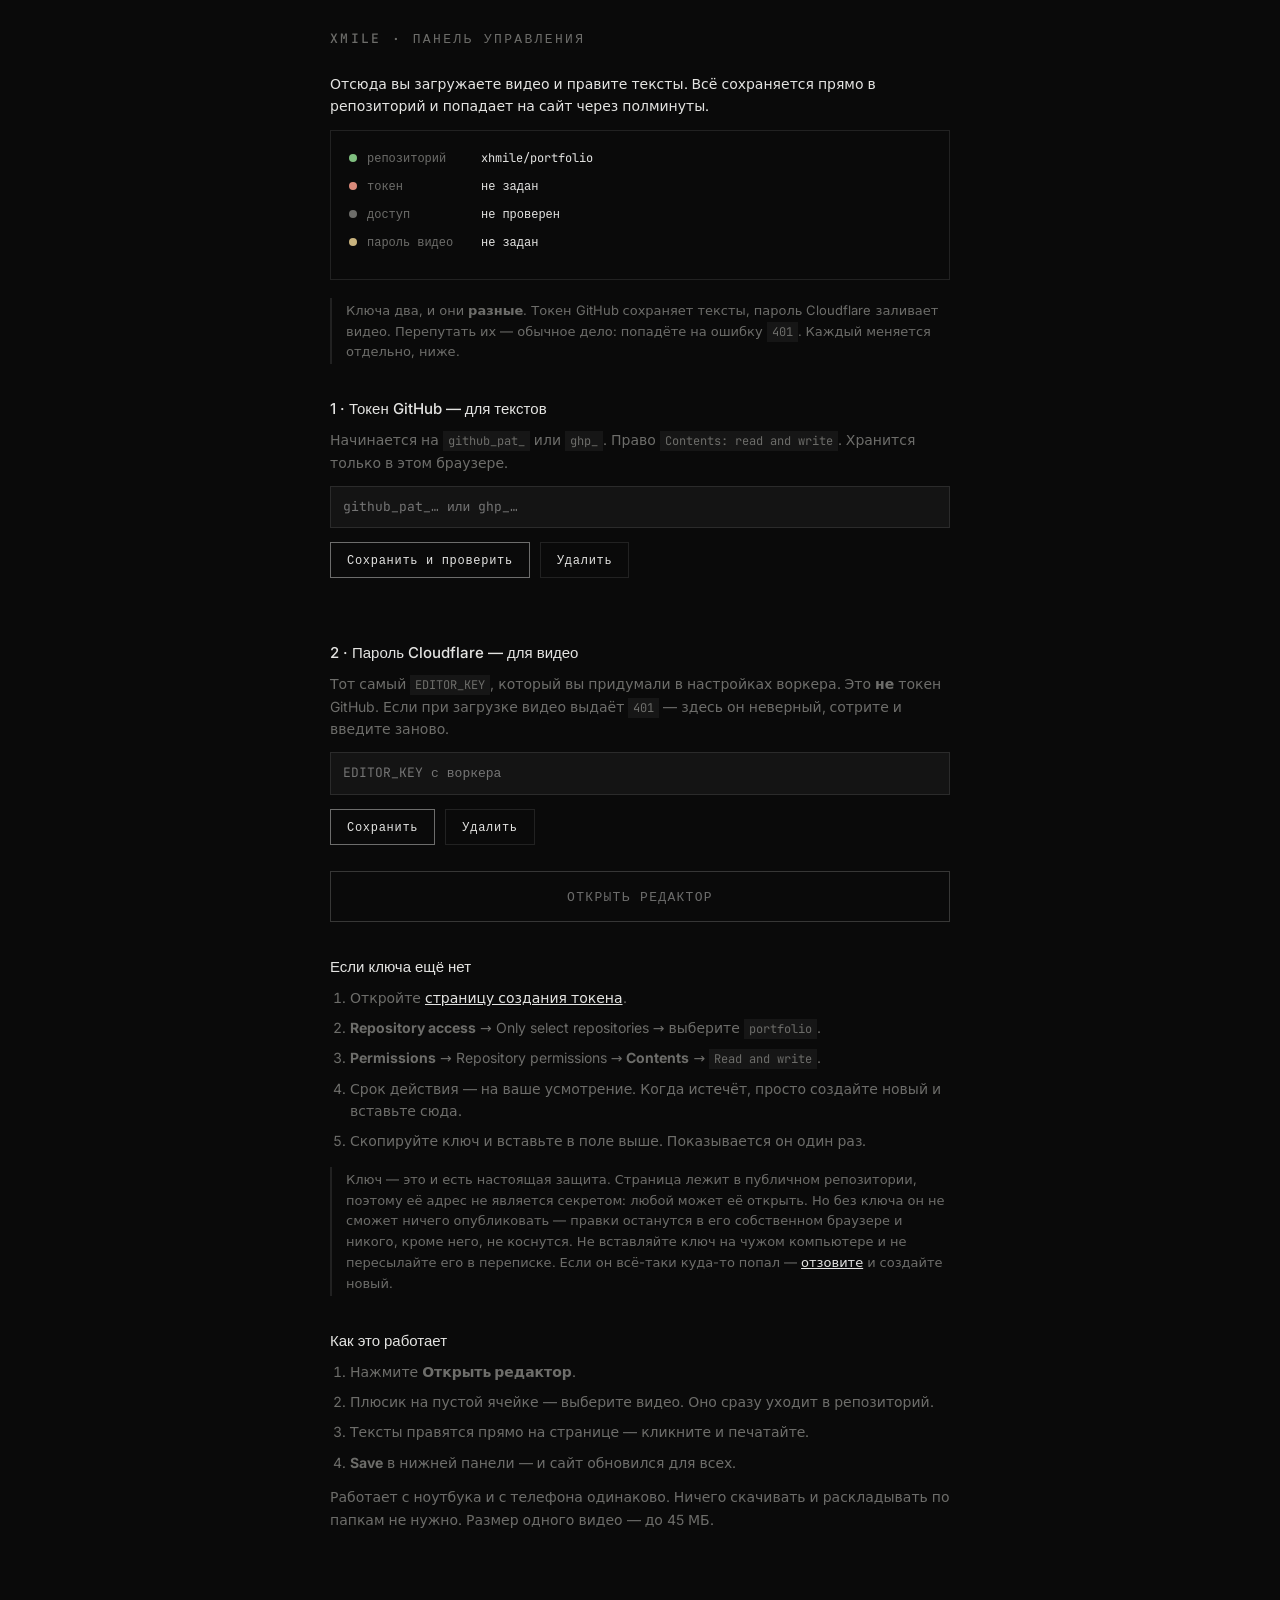
<file: admin.html>
<!DOCTYPE html><html lang="ru"><head>
<meta charset="utf-8">
<meta name="viewport" content="width=device-width,initial-scale=1">
<meta name="robots" content="noindex,nofollow">
<title>XMILE — админка</title>
<link rel="stylesheet" href="assets/fonts.css">
<style>
:root{--bg:#0A0A0A;--fg:#E4E4E2;--dim:#6D6D6A;--line:rgba(228,228,226,.11);
      --ok:#7FBF7F;--bad:#D98A7A;--warn:#C9B37E}
*{box-sizing:border-box}
body{margin:0;background:var(--bg);color:var(--fg);
     font:14px/1.6 Inter,system-ui,sans-serif;padding:32px 20px 80px}
.wrap{max-width:620px;margin:0 auto}
h1{font:500 13px/1 JB,ui-monospace,monospace;letter-spacing:.18em;
   text-transform:uppercase;color:var(--dim);margin:0 0 28px}
h2{font:500 15px/1.4 Inter,sans-serif;margin:34px 0 10px}
p{margin:0 0 12px;color:var(--dim)}
p.lead{color:var(--fg)}
.card{border:1px solid var(--line);padding:18px;margin:0 0 18px}
.row{display:flex;align-items:center;gap:10px;margin:0 0 10px;flex-wrap:wrap}
.dot{width:8px;height:8px;border-radius:50%;flex:none;background:var(--dim)}
.dot.ok{background:var(--ok)}.dot.bad{background:var(--bad)}.dot.warn{background:var(--warn)}
.k{font:400 12px/1.5 JB,ui-monospace,monospace;color:var(--dim);min-width:104px}
.v{font:400 12px/1.5 JB,ui-monospace,monospace;word-break:break-all}
input[type=password],input[type=text]{
  width:100%;background:#141414;border:1px solid var(--line);color:var(--fg);
  padding:11px 12px;font:400 13px/1.4 JB,ui-monospace,monospace}
input:focus{outline:none;border-color:rgba(228,228,226,.35)}
button{background:transparent;border:1px solid var(--line);color:var(--fg);
  padding:11px 16px;font:400 12px/1 JB,ui-monospace,monospace;letter-spacing:.06em;
  cursor:pointer;transition:border-color .15s,background .15s}
button:hover{border-color:rgba(228,228,226,.4);background:rgba(228,228,226,.04)}
button.primary{border-color:rgba(228,228,226,.45)}
button.primary:hover{background:rgba(228,228,226,.09)}
button:disabled{opacity:.4;cursor:default}
.btns{display:flex;gap:10px;flex-wrap:wrap;margin-top:14px}
a{color:var(--fg)}
code{font:400 12px JB,ui-monospace,monospace;background:#161616;padding:2px 5px}
ol{color:var(--dim);padding-left:20px;margin:0 0 12px}
ol li{margin:0 0 8px}
.note{border-left:2px solid var(--line);padding:2px 0 2px 14px;margin:14px 0;
      font-size:13px;color:var(--dim)}
.enter{display:block;width:100%;text-align:center;padding:18px;margin:26px 0 0;
  border:1px solid rgba(228,228,226,.45);text-decoration:none;
  font:400 13px/1 JB,ui-monospace,monospace;letter-spacing:.1em;text-transform:uppercase}
.enter:hover{background:rgba(228,228,226,.09)}
.enter.off{opacity:.45;pointer-events:none}
#msg{font:400 12px/1.5 JB,ui-monospace,monospace;margin-top:12px;min-height:18px}
</style></head><body>
<div class="wrap">

<h1>XMILE · панель управления</h1>

<p class="lead">Отсюда вы загружаете видео и правите тексты. Всё сохраняется прямо
в репозиторий и попадает на сайт через полминуты.</p>

<div class="card">
  <div class="row"><span class="dot" id="dRepo"></span><span class="k">репозиторий</span><span class="v" id="vRepo">—</span></div>
  <div class="row"><span class="dot" id="dTok"></span><span class="k">токен</span><span class="v" id="vTok">—</span></div>
  <div class="row"><span class="dot" id="dNet"></span><span class="k">доступ</span><span class="v" id="vNet">не проверен</span></div>
  <div class="row"><span class="dot" id="dPwd"></span><span class="k">пароль видео</span><span class="v" id="vPwd">—</span></div>
</div>

<div class="note">
Ключа два, и они <b>разные</b>. Токен GitHub сохраняет тексты, пароль
Cloudflare заливает видео. Перепутать их — обычное дело: попадёте на
ошибку <code>401</code>. Каждый меняется отдельно, ниже.
</div>

<h2>1 · Токен GitHub — для текстов</h2>
<p>Начинается на <code>github_pat_</code> или <code>ghp_</code>. Право
<code>Contents: read and write</code>. Хранится только в этом браузере.</p>

<input type="password" id="tok" placeholder="github_pat_… или ghp_…" autocomplete="off" spellcheck="false">
<div class="btns">
  <button class="primary" id="save">Сохранить и проверить</button>
  <button id="clear">Удалить</button>
</div>
<div id="msg"></div>

<h2>2 · Пароль Cloudflare — для видео</h2>
<p>Тот самый <code>EDITOR_KEY</code>, который вы придумали в настройках
воркера. Это <b>не</b> токен GitHub. Если при загрузке видео выдаёт
<code>401</code> — здесь он неверный, сотрите и введите заново.</p>

<input type="password" id="pwd" placeholder="EDITOR_KEY с воркера" autocomplete="off" spellcheck="false">
<div class="btns">
  <button class="primary" id="savePwd">Сохранить</button>
  <button id="clearPwd">Удалить</button>
</div>
<div id="msgPwd"></div>

<a class="enter off" id="enter" href="index.html?edit">Открыть редактор</a>

<h2>Если ключа ещё нет</h2>
<ol>
  <li>Откройте <a href="https://github.com/settings/personal-access-tokens/new" target="_blank" rel="noopener">страницу создания токена</a>.</li>
  <li><b>Repository access</b> → Only select repositories → выберите <code>portfolio</code>.</li>
  <li><b>Permissions</b> → Repository permissions → <b>Contents</b> → <code>Read and write</code>.</li>
  <li>Срок действия — на ваше усмотрение. Когда истечёт, просто создайте новый и вставьте сюда.</li>
  <li>Скопируйте ключ и вставьте в поле выше. Показывается он один раз.</li>
</ol>

<div class="note">
Ключ — это и есть настоящая защита. Страница лежит в публичном репозитории,
поэтому её адрес не является секретом: любой может её открыть. Но без ключа
он не сможет ничего опубликовать — правки останутся в его собственном браузере
и никого, кроме него, не коснутся. Не вставляйте ключ на чужом компьютере
и не пересылайте его в переписке. Если он всё-таки куда-то попал —
<a href="https://github.com/settings/tokens" target="_blank" rel="noopener">отзовите</a>
и создайте новый.
</div>

<h2>Как это работает</h2>
<ol>
  <li>Нажмите <b>Открыть редактор</b>.</li>
  <li>Плюсик на пустой ячейке — выберите видео. Оно сразу уходит в репозиторий.</li>
  <li>Тексты правятся прямо на странице — кликните и печатайте.</li>
  <li><b>Save</b> в нижней панели — и сайт обновился для всех.</li>
</ol>
<p>Работает с ноутбука и с телефона одинаково. Ничего скачивать и раскладывать
по папкам не нужно. Размер одного видео — до 45 МБ.</p>

<script>
(() => {
'use strict';
const REPO    = 'xhmile/portfolio';
const BACKEND = 'https://xmile-api.djvossss.workers.dev';
const KEY  = 'xmile:gh';      // GitHub token — publishes content.json
const PWD  = 'xmile:token';   // EDITOR_KEY  — uploads video to the Worker
const $ = s => document.querySelector(s);

const store = {
  get(k){ try { return localStorage.getItem(k); } catch(e){ return null; } },
  set(k,v){ try { localStorage.setItem(k,v); return true; } catch(e){ return false; } },
  del(k){ try { localStorage.removeItem(k); } catch(e){} }
};

function mark(dot, state){ $(dot).className = 'dot' + (state ? ' ' + state : ''); }
function mask(t){ return t.length < 12 ? '••••' : t.slice(0,7) + '…' + t.slice(-4); }

function paint(){
  $('#vRepo').textContent = REPO;
  mark('#dRepo','ok');

  const t = store.get(KEY);
  if (t) { $('#vTok').textContent = 'сохранён · ' + mask(t); mark('#dTok','ok'); }
  else   { $('#vTok').textContent = 'не задан';               mark('#dTok','bad'); }

  /* A GitHub token pasted into the media password is the mistake this panel
     exists to catch, so name it rather than just reporting "saved". */
  const p = store.get(PWD);
  if (!p) { $('#vPwd').textContent = 'не задан'; mark('#dPwd','warn'); }
  else if (/^(github_pat_|ghp_|gho_|ghs_)/.test(p)) {
    $('#vPwd').textContent = 'это токен GitHub, а не пароль — сотрите';
    mark('#dPwd','bad');
  } else { $('#vPwd').textContent = 'задан · ' + mask(p); mark('#dPwd','ok'); }

  $('#enter').classList.toggle('off', !t);
  return t;
}

/* The repository's own "permissions" block reports what the account may do,
   not what this token may do, so a fine-grained token missing Contents write
   still looks writable there — and the first Save is where it surfaces.
   Writing a loose blob is the cheapest thing that genuinely needs that
   permission: it creates no commit, belongs to no tree, appears nowhere in
   the repository, and is collected as garbage. */
async function verify(t){
  $('#vNet').textContent = 'проверяю…'; mark('#dNet','warn');
  const head = { accept:'application/vnd.github+json', authorization:'Bearer ' + t };
  try {
    const r = await fetch('https://api.github.com/repos/' + REPO, { headers: head });
    if (r.status === 401) { $('#vNet').textContent = 'ключ отклонён'; mark('#dNet','bad'); return false; }
    if (r.status === 404) {
      $('#vNet').textContent = 'репозиторий не виден токену — выберите portfolio в Repository access';
      mark('#dNet','bad'); return false;
    }
    if (!r.ok) { $('#vNet').textContent = 'ошибка ' + r.status; mark('#dNet','bad'); return false; }

    const w = await fetch('https://api.github.com/repos/' + REPO + '/git/blobs', {
      method:'POST', headers: head,
      body: JSON.stringify({ content:'xmile-admin-probe', encoding:'utf-8' })
    });
    if (w.ok) { $('#vNet').textContent = 'запись подтверждена'; mark('#dNet','ok'); return true; }
    if (w.status === 403 || w.status === 404) {
      $('#vNet').textContent = 'нет права на запись — включите Contents: Read and write';
      mark('#dNet','bad'); return false;
    }
    $('#vNet').textContent = 'запись отклонена, код ' + w.status;
    mark('#dNet','bad'); return false;
  } catch (e) {
    $('#vNet').textContent = 'сеть недоступна'; mark('#dNet','bad'); return false;
  }
}

$('#save').onclick = async () => {
  const t = $('#tok').value.trim();
  if (!t) { $('#msg').textContent = 'вставьте ключ в поле выше'; return; }
  if (!store.set(KEY, t)) {
    $('#msg').textContent = 'браузер отказался сохранить ключ — проверьте настройки приватности';
    return;
  }
  $('#tok').value = '';
  paint();
  const ok = await verify(t);
  $('#msg').textContent = ok ? 'готово — можно открывать редактор'
                             : 'ключ сохранён, но записывать им нельзя — см. строку «доступ»';
};

$('#clear').onclick = () => {
  store.del(KEY);
  $('#vNet').textContent = 'не проверен'; mark('#dNet','');
  $('#msg').textContent = 'ключ удалён из этого браузера';
  paint();
};

/* Ask the Worker to sign an upload. It answers without storing anything, so
   this proves the password before a real upload depends on it. */
async function verifyPwd(p) {
  try {
    const r = await fetch(BACKEND + '/sign?key=' + encodeURIComponent('media/.probe.mp4'), {
      headers: { 'x-xmile-key': p }
    });
    if (r.status === 401) return 'пароль отклонён воркером';
    if (!r.ok) return 'воркер ответил ошибкой ' + r.status;
    return null;
  } catch (e) {
    return 'воркер недоступен — проверьте, что он развёрнут';
  }
}

$('#savePwd').onclick = async () => {
  const p = $('#pwd').value.trim();
  if (!p) { $('#msgPwd').textContent = 'введите пароль'; return; }
  if (/^(github_pat_|ghp_|gho_|ghs_)/.test(p)) {
    $('#msgPwd').textContent = 'это токен GitHub — он идёт в поле выше, а сюда нужен EDITOR_KEY';
    return;
  }
  $('#msgPwd').textContent = 'проверяю…';
  const bad = await verifyPwd(p);
  if (bad) { $('#msgPwd').textContent = bad + ' — не сохранён'; return; }
  if (!store.set(PWD, p)) { $('#msgPwd').textContent = 'браузер отказался сохранить'; return; }
  $('#pwd').value = '';
  $('#msgPwd').textContent = 'проверен и сохранён — можно заливать видео';
  paint();
};

$('#clearPwd').onclick = () => {
  store.del(PWD);
  $('#msgPwd').textContent = 'пароль удалён — редактор спросит его при следующей загрузке';
  paint();
};

const existing = paint();
if (existing) verify(existing);
})();
</script>
</div></body></html>
</file>
<file: assets/fonts.css>
@font-face{font-family:Inter;src:url(./fonts/inter-latin-300-normal.woff2)format('woff2');font-weight:300;font-display:block}
@font-face{font-family:Inter;src:url(./fonts/inter-latin-400-normal.woff2)format('woff2');font-weight:400;font-display:block}
@font-face{font-family:Inter;src:url(./fonts/inter-latin-500-normal.woff2)format('woff2');font-weight:500;font-display:block}
@font-face{font-family:Inter;src:url(./fonts/inter-latin-600-normal.woff2)format('woff2');font-weight:600;font-display:block}
@font-face{font-family:Inter;src:url(./fonts/inter-latin-700-normal.woff2)format('woff2');font-weight:700;font-display:block}
@font-face{font-family:Inter;src:url(./fonts/inter-latin-800-normal.woff2)format('woff2');font-weight:800;font-display:block}
@font-face{font-family:'Space Grotesk';src:url(./fonts/space-grotesk-latin-300-normal.woff2)format('woff2');font-weight:300;font-display:block}
@font-face{font-family:'Space Grotesk';src:url(./fonts/space-grotesk-latin-400-normal.woff2)format('woff2');font-weight:400;font-display:block}
@font-face{font-family:'Space Grotesk';src:url(./fonts/space-grotesk-latin-500-normal.woff2)format('woff2');font-weight:500;font-display:block}
@font-face{font-family:'Space Grotesk';src:url(./fonts/space-grotesk-latin-600-normal.woff2)format('woff2');font-weight:600;font-display:block}
@font-face{font-family:'Space Grotesk';src:url(./fonts/space-grotesk-latin-700-normal.woff2)format('woff2');font-weight:700;font-display:block}
@font-face{font-family:JB;src:url(./fonts/jetbrains-mono-latin-400-normal.woff2)format('woff2');font-weight:400;font-display:block}
@font-face{font-family:JB;src:url(./fonts/jetbrains-mono-latin-500-normal.woff2)format('woff2');font-weight:500;font-display:block}
@font-face{font-family:JB;src:url(./fonts/jetbrains-mono-latin-700-normal.woff2)format('woff2');font-weight:700;font-display:block}
</file>
